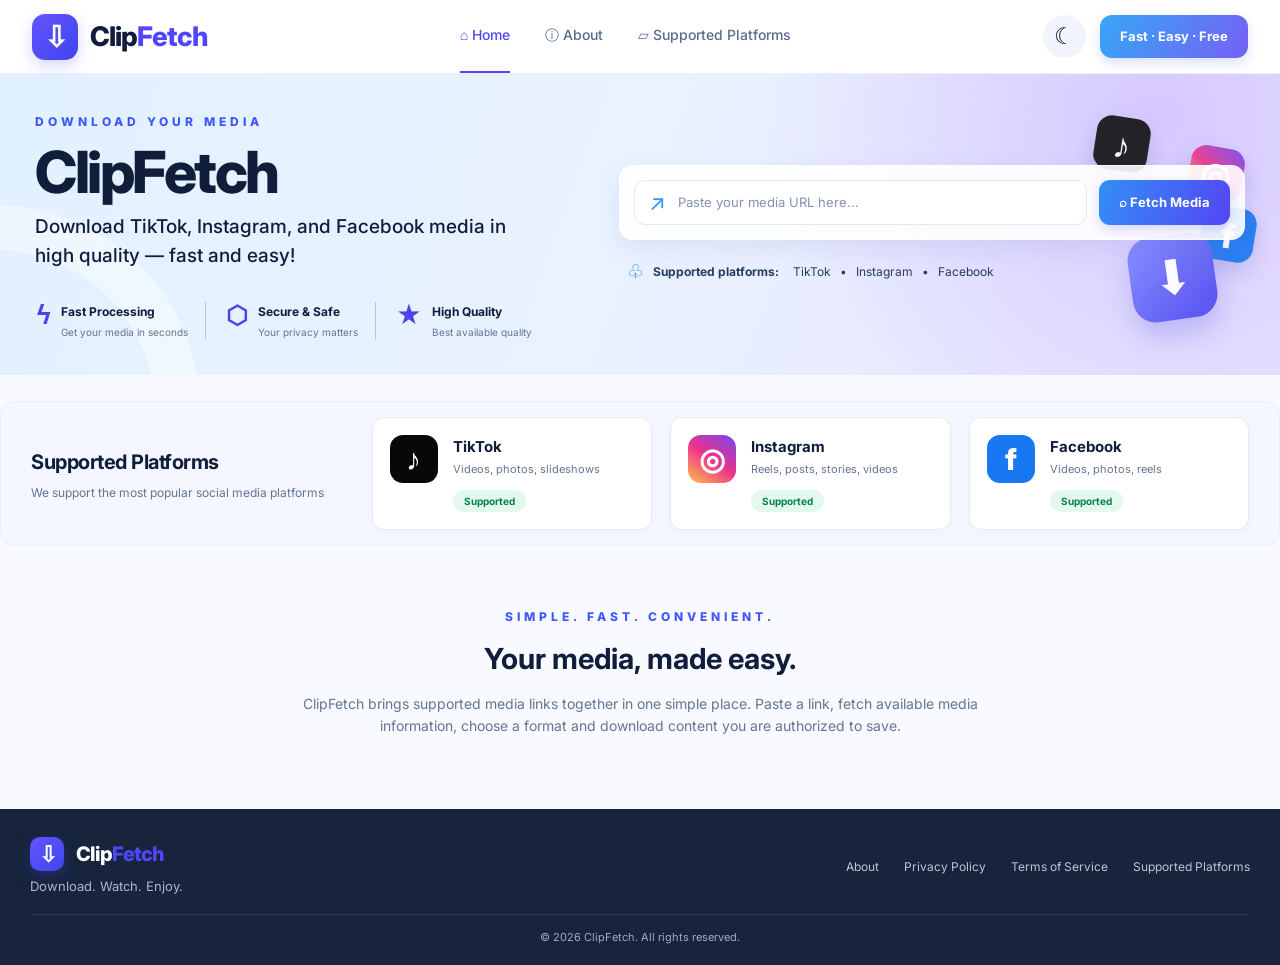
<file: frontend/index.html>
<!DOCTYPE html>
<html lang="en">
<head>
    <meta charset="UTF-8">
    <meta name="viewport" content="width=device-width, initial-scale=1.0">
    <meta name="description" content="ClipFetch - Download your media quickly and easily.">
    <title>ClipFetch - Download Your Media</title>

    <link rel="preconnect" href="https://fonts.googleapis.com">
    <link rel="preconnect" href="https://fonts.gstatic.com" crossorigin>
    <link href="https://fonts.googleapis.com/css2?family=Inter:wght@400;500;600;700;800&display=swap" rel="stylesheet">

    <link rel="stylesheet" href="css/style.css">
</head>
<body>

    <!-- Navigation -->
    <header class="navbar">
        <div class="nav-container">
            <a href="#" class="brand">
                <span class="brand-icon">⇩</span>
                <span>Clip<span>Fetch</span></span>
            </a>

            <nav class="nav-links">
                <a href="#home" class="active">⌂ Home</a>
                <a href="#about">ⓘ About</a>
                <a href="#platforms">▱ Supported Platforms</a>
            </nav>

            <div class="nav-actions">
                <button class="theme-toggle" id="themeToggle" type="button" aria-label="Toggle theme">☼</button>
                <a href="#home" class="nav-cta">Fast · Easy · Free</a>
            </div>
        </div>
    </header>

    <main>
        <!-- Hero Section -->
        <section class="hero" id="home">
            <div class="hero-container">

                <div class="hero-content">
                    <p class="eyebrow">DOWNLOAD YOUR MEDIA</p>
                    <h1>ClipFetch</h1>
                    <p class="hero-description">
                        Download TikTok, Instagram, and Facebook
                        media in high quality — fast and easy!
                    </p>

                    <div class="features">
                        <div class="feature">
                            <span class="feature-icon">ϟ</span>
                            <div>
                                <strong>Fast Processing</strong>
                                <small>Get your media in seconds</small>
                            </div>
                        </div>

                        <div class="feature">
                            <span class="feature-icon">⬡</span>
                            <div>
                                <strong>Secure &amp; Safe</strong>
                                <small>Your privacy matters</small>
                            </div>
                        </div>

                        <div class="feature">
                            <span class="feature-icon">★</span>
                            <div>
                                <strong>High Quality</strong>
                                <small>Best available quality</small>
                            </div>
                        </div>
                    </div>
                </div>

                <div class="hero-form-area">
                    <form class="url-form" id="fetchForm">
                        <div class="url-input-wrap">
                            <span class="link-icon">↗</span>
                            <input
                                type="url"
                                id="urlInput"
                                name="url"
                                placeholder="Paste your media URL here..."
                                autocomplete="url"
                                required
                            >
                        </div>
                        <button type="submit" class="primary-button" id="fetchBtn">
                            <span>⌕</span> Fetch Media
                        </button>
                    </form>

                    <p class="supported-note">
                        <span>♧</span>
                        <strong>Supported platforms:</strong>
                        <span>TikTok</span> •
                        <span>Instagram</span> •
                        <span>Facebook</span>
                    </p>

                    <p class="status-message" id="statusMessage" role="status" aria-live="polite"></p>
                </div>

                <div class="hero-decoration" aria-hidden="true">
                    <div class="floating-social tiktok">♪</div>
                    <div class="floating-social instagram">◎</div>
                    <div class="floating-social facebook">f</div>
                    <div class="floating-download">⬇</div>
                </div>

            </div>
        </section>

        <!-- Supported Platforms -->
        <section class="platform-section section-container" id="platforms">
            <div class="platform-intro">
                <h2>Supported Platforms</h2>
                <p>We support the most popular social media platforms</p>
            </div>

            <div class="platform-card">
                <div class="platform-icon tiktok">♪</div>
                <div>
                    <h3>TikTok</h3>
                    <p>Videos, photos, slideshows</p>
                    <span class="supported-badge">Supported</span>
                </div>
            </div>

            <div class="platform-card">
                <div class="platform-icon instagram">◎</div>
                <div>
                    <h3>Instagram</h3>
                    <p>Reels, posts, stories, videos</p>
                    <span class="supported-badge">Supported</span>
                </div>
            </div>

            <div class="platform-card">
                <div class="platform-icon facebook">f</div>
                <div>
                    <h3>Facebook</h3>
                    <p>Videos, photos, reels</p>
                    <span class="supported-badge">Supported</span>
                </div>
            </div>
        </section>

        <!-- Media Result -->
        <section class="result-section section-container" id="mediaResult" hidden>

            <div class="media-card">
                <div class="media-preview">
                    <div class="thumbnail-wrap">
                        <img id="thumbnail" alt="Media thumbnail" hidden>
                        <div class="preview-overlay">▶</div>
                    </div>
                </div>

                <div class="media-information">
                    <span class="media-found-badge">✓ Media found</span>
                    <h2 id="mediaTitle">Media title</h2>
                    <p id="mediaDescription">Your media information will appear here.</p>

                    <div class="media-details">
                        <div class="detail-row">
                            <span>◷ Duration</span>
                            <strong id="mediaDuration">--</strong>
                        </div>
                        <div class="detail-row">
                            <span>▱ Resolution</span>
                            <strong id="mediaResolution">--</strong>
                        </div>
                        <div class="detail-row">
                            <span>▣ Format</span>
                            <strong id="mediaFormat">--</strong>
                        </div>
                    </div>
                </div>
            </div>

            <div class="download-card">
                <h3>Choose Download Format</h3>

                <div class="format-options" id="formatOptions">
                    <label class="format-option">
                        <input type="radio" name="format_id" value="best" checked>
                        <span class="radio-circle"></span>
                        <span class="format-info">
                            <strong>Best Quality <small>(Recommended)</small></strong>
                            <small>Best available quality</small>
                        </span>
                        <span class="quality-tag">HD</span>
                    </label>

                </div>

                <button type="button" class="download-button" id="downloadBtn">
                    <span>⇩</span> Download Media
                </button>

                <p class="download-note">ⓘ Your download will start automatically.</p>
                <p class="status-message" id="downloadStatus" role="status" aria-live="polite"></p>
            </div>

        </section>

        <!-- About -->
        <section class="about-section section-container" id="about">
            <p class="eyebrow">SIMPLE. FAST. CONVENIENT.</p>
            <h2>Your media, made easy.</h2>
            <p>
                ClipFetch brings supported media links together in one simple
                place. Paste a link, fetch available media information, choose
                a format and download content you are authorized to save.
            </p>
        </section>
    </main>

    <!-- Footer -->
    <footer class="footer">
        <div class="footer-container">
            <div class="footer-brand">
                <a href="#" class="brand">
                    <span class="brand-icon">⇩</span>
                    <span>Clip<span>Fetch</span></span>
                </a>
                <p>Download. Watch. Enjoy.</p>
            </div>

            <div class="footer-links">
            <a href="#about">About</a>
            <a href="privacy.html">Privacy Policy</a>
            <a href="terms.html">Terms of Service</a>
            <a href="#platforms">Supported Platforms</a>
        </div>
            <p class="copyright">© 2026 ClipFetch. All rights reserved.</p>
        </div>
    </footer>

    <script src="js/config.js"></script>
    <script src="js/app.js"></script>
</body>
</html>
</file>
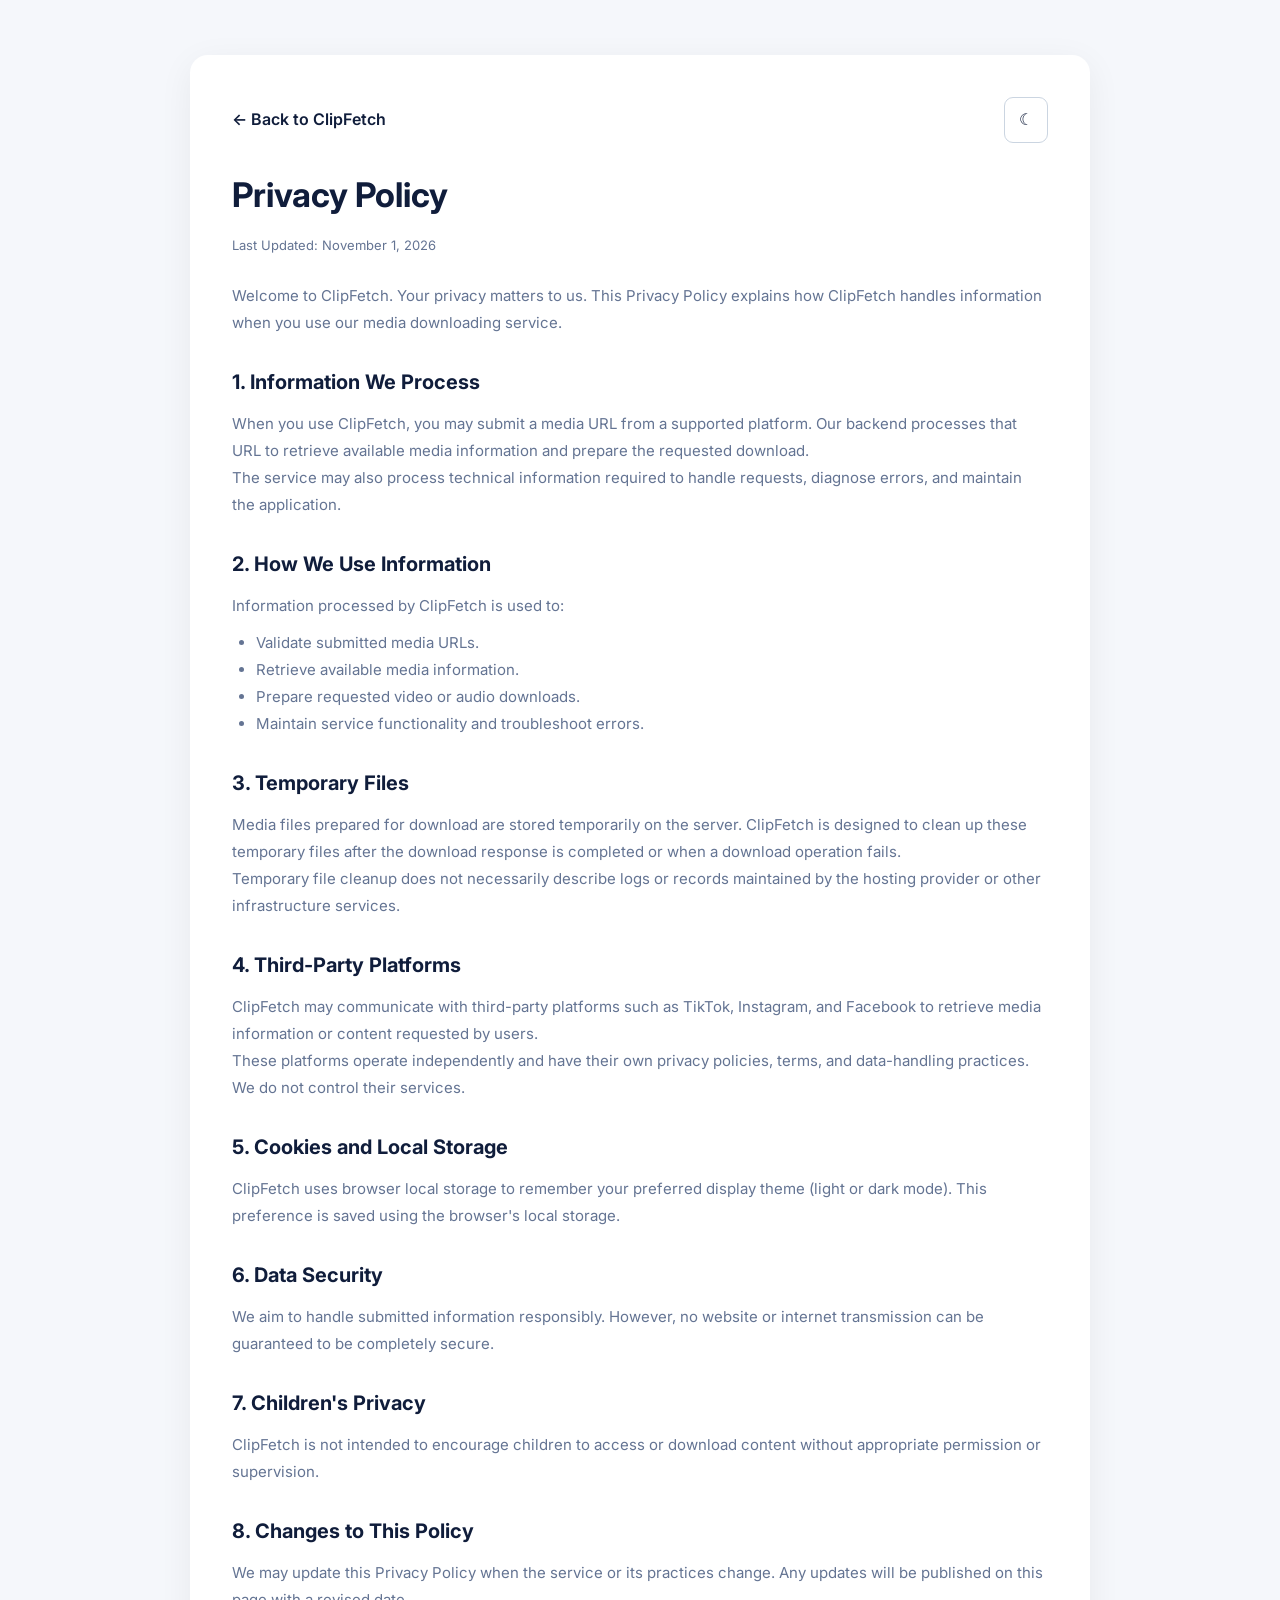
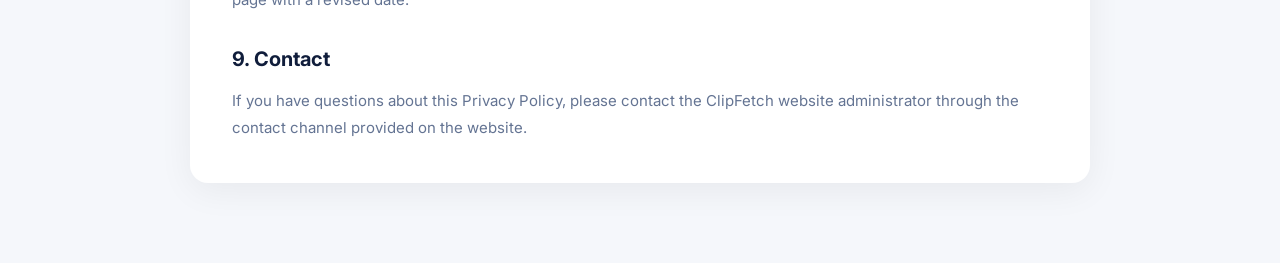
<file: frontend/privacy.html>
<!DOCTYPE html>
<html lang="en">
<head>
    <meta charset="UTF-8">
    <meta name="viewport" content="width=device-width, initial-scale=1.0">
    <meta name="description" content="Read the ClipFetch Privacy Policy to understand how submitted URLs and temporary media files are handled.">
    <title>Privacy Policy | ClipFetch</title>

    <link rel="preconnect" href="https://fonts.googleapis.com">
    <link rel="preconnect" href="https://fonts.gstatic.com" crossorigin>
    <link href="https://fonts.googleapis.com/css2?family=Inter:wght@400;500;600;700;800&display=swap" rel="stylesheet">

    <link rel="stylesheet" href="css/style.css">
    <style>
        .policy-page {
            min-height: 100vh;
            padding: 55px 20px 80px;
            background: var(--background, #f5f7fb);
        }

        .policy-container {
            max-width: 900px;
            margin: auto;
            padding: 42px;
            border-radius: 18px;
            background: var(--card-bg, #ffffff);
            color: var(--text, #17243c);
            box-shadow: 0 8px 35px rgba(0,0,0,.06);
        }

        .policy-container h1 {
            font-size: 34px;
            margin-bottom: 12px;
        }

        .policy-container h2 {
            font-size: 20px;
            margin: 30px 0 12px;
        }

        .policy-container p,
        .policy-container li {
            line-height: 1.8;
            color: var(--muted, #64748b);
            font-size: 15px;
        }

        .policy-container ul {
            padding-left: 24px;
            margin-top: 10px;
        }

        .policy-top {
            display: flex;
            justify-content: space-between;
            align-items: center;
            gap: 15px;
            margin-bottom: 25px;
        }

        .policy-top a {
            text-decoration: none;
            color: var(--text, #17243c);
            font-weight: 600;
        }

        .policy-top button {
            cursor: pointer;
            padding: 9px 14px;
            border: 1px solid #cbd5e1;
            border-radius: 9px;
            background: transparent;
            color: inherit;
        }

        .policy-date {
            font-size: 13px !important;
            margin-bottom: 25px;
        }

        body.dark-theme .policy-page {
            background: #0b1220;
        }

        body.dark-theme .policy-container {
            background: #17243c;
            color: #edf2ff;
        }

        body.dark-theme .policy-container p,
        body.dark-theme .policy-container li {
            color: #a8b5d0;
        }

        body.dark-theme .policy-top a {
            color: #edf2ff;
        }

        @media (max-width: 600px) {
            .policy-container {
                padding: 25px 20px;
            }

            .policy-container h1 {
                font-size: 27px;
            }
        }
    </style>
</head>

<body>
    <main class="policy-page">
        <div class="policy-container">

            <div class="policy-top">
                <a href="index.html">← Back to ClipFetch</a>
                <button id="themeToggle" type="button" aria-label="Toggle theme">☾</button>
            </div>

            <h1>Privacy Policy</h1>
            <p class="policy-date">Last Updated: November 1, 2026</p>

            <p>
                Welcome to ClipFetch. Your privacy matters to us.
                This Privacy Policy explains how ClipFetch handles
                information when you use our media downloading service.
            </p>

            <h2>1. Information We Process</h2>
            <p>
                When you use ClipFetch, you may submit a media URL
                from a supported platform. Our backend processes
                that URL to retrieve available media information
                and prepare the requested download.
            </p>
            <p>
                The service may also process technical information
                required to handle requests, diagnose errors, and
                maintain the application.
            </p>

            <h2>2. How We Use Information</h2>
            <p>Information processed by ClipFetch is used to:</p>
            <ul>
                <li>Validate submitted media URLs.</li>
                <li>Retrieve available media information.</li>
                <li>Prepare requested video or audio downloads.</li>
                <li>Maintain service functionality and troubleshoot errors.</li>
            </ul>

            <h2>3. Temporary Files</h2>
            <p>
                Media files prepared for download are stored temporarily
                on the server. ClipFetch is designed to clean up these
                temporary files after the download response is completed
                or when a download operation fails.
            </p>
            <p>
                Temporary file cleanup does not necessarily describe
                logs or records maintained by the hosting provider or
                other infrastructure services.
            </p>

            <h2>4. Third-Party Platforms</h2>
            <p>
                ClipFetch may communicate with third-party platforms
                such as TikTok, Instagram, and Facebook to retrieve
                media information or content requested by users.
            </p>
            <p>
                These platforms operate independently and have their
                own privacy policies, terms, and data-handling practices.
                We do not control their services.
            </p>

            <h2>5. Cookies and Local Storage</h2>
            <p>
                ClipFetch uses browser local storage to remember your
                preferred display theme (light or dark mode). This
                preference is saved using the browser's local storage.
            </p>

            <h2>6. Data Security</h2>
            <p>
                We aim to handle submitted information responsibly.
                However, no website or internet transmission can be
                guaranteed to be completely secure.
            </p>

            <h2>7. Children's Privacy</h2>
            <p>
                ClipFetch is not intended to encourage children to
                access or download content without appropriate
                permission or supervision.
            </p>

            <h2>8. Changes to This Policy</h2>
            <p>
                We may update this Privacy Policy when the service
                or its practices change. Any updates will be published
                on this page with a revised date.
            </p>

            <h2>9. Contact</h2>
            <p>
                If you have questions about this Privacy Policy,
                please contact the ClipFetch website administrator
                through the contact channel provided on the website.
            </p>

        </div>
    </main>

    <script>
        const themeToggle = document.getElementById("themeToggle");

        function updateTheme() {
            const isDark =
                document.body.classList.contains("dark-theme");

            themeToggle.textContent = isDark ? "☀" : "☾";
            themeToggle.setAttribute("aria-pressed", String(isDark));
        }

        if (localStorage.getItem("clipfetch-theme") === "dark") {
            document.body.classList.add("dark-theme");
        }

        updateTheme();

        themeToggle.addEventListener("click", () => {
            const isDark =
                document.body.classList.toggle("dark-theme");

            localStorage.setItem(
                "clipfetch-theme",
                isDark ? "dark" : "light"
            );

            updateTheme();
        });
    </script>
</body>
</html>
</file>
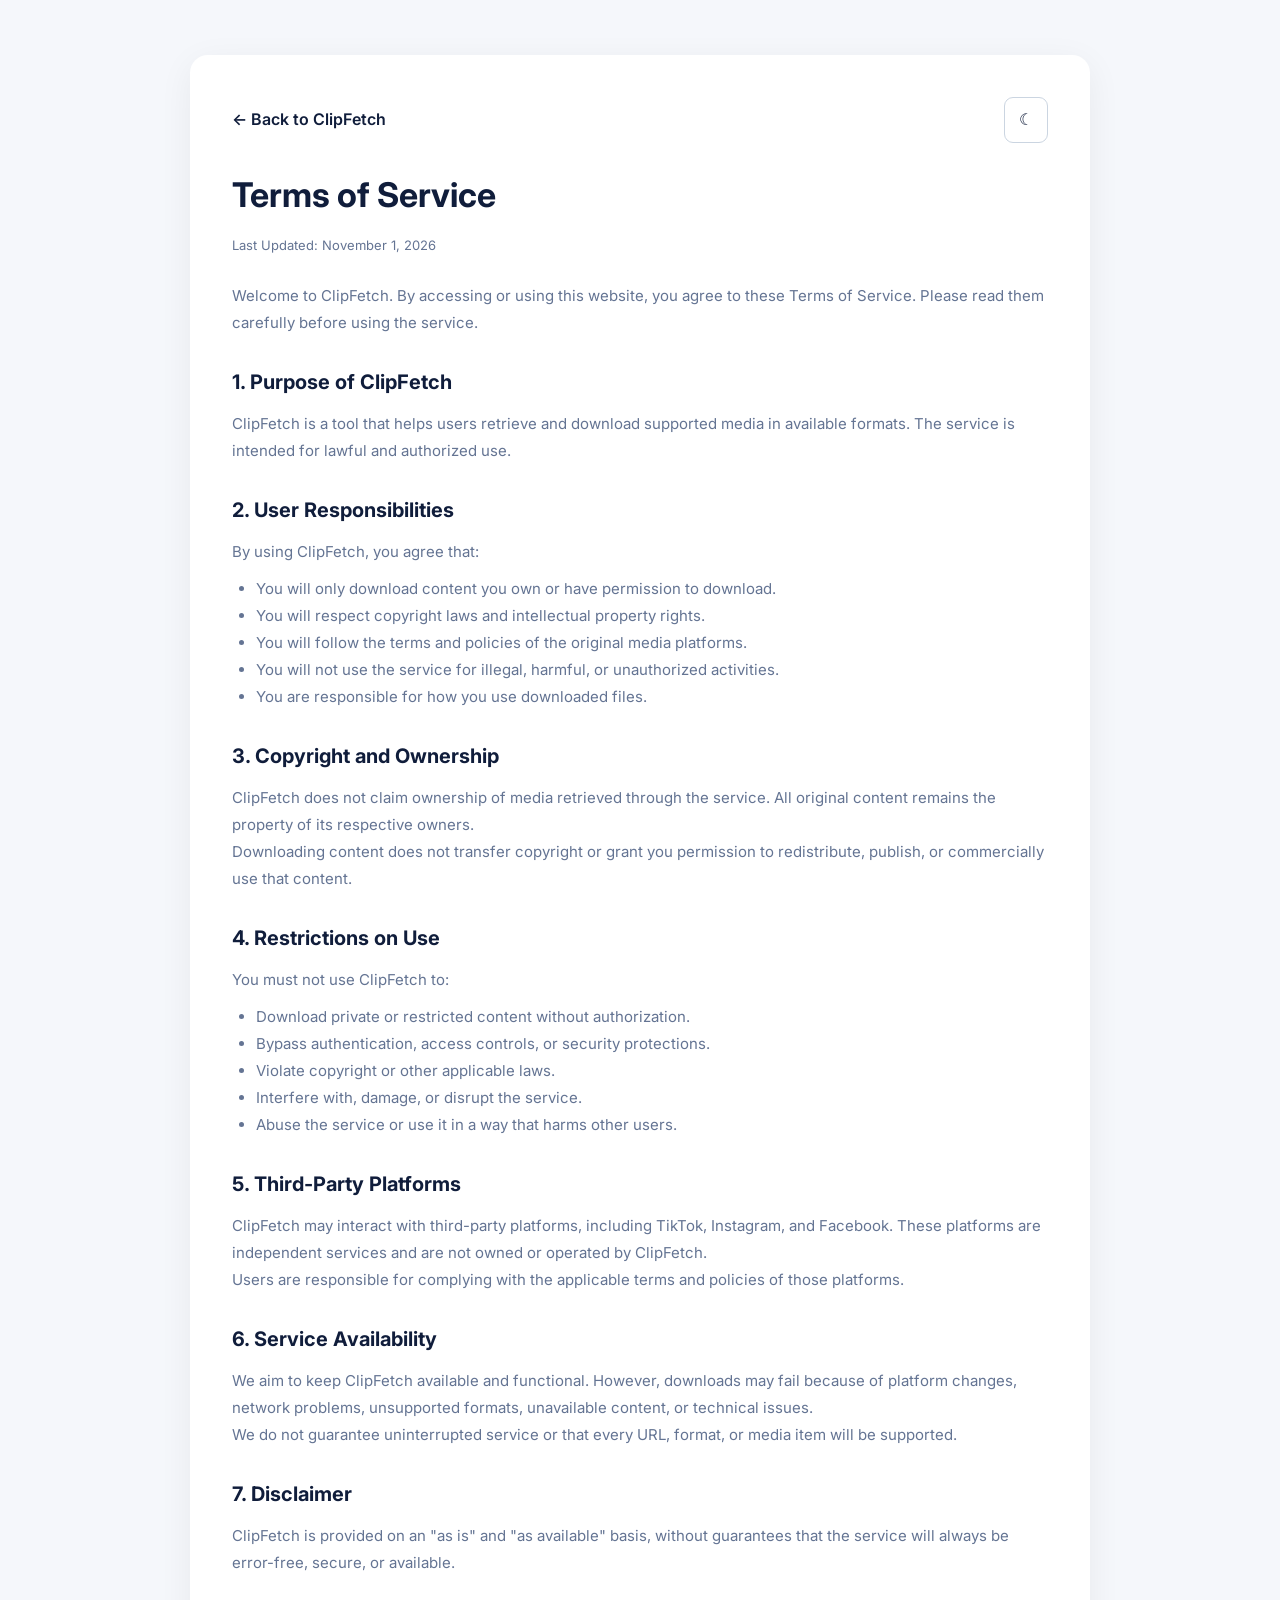
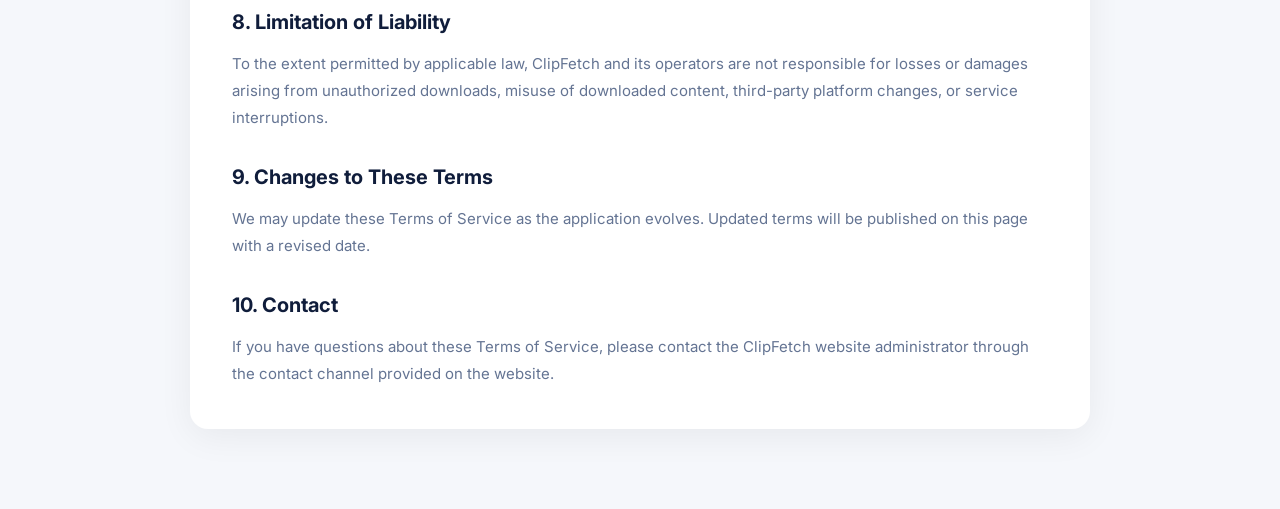
<file: frontend/terms.html>
<!DOCTYPE html>
<html lang="en">
<head>
    <meta charset="UTF-8">
    <meta name="viewport" content="width=device-width, initial-scale=1.0">
    <meta name="description" content="Read the ClipFetch Terms of Service before using our media downloading service.">
    <title>Terms of Service | ClipFetch</title>

    <link rel="preconnect" href="https://fonts.googleapis.com">
    <link rel="preconnect" href="https://fonts.gstatic.com" crossorigin>
    <link href="https://fonts.googleapis.com/css2?family=Inter:wght@400;500;600;700;800&display=swap" rel="stylesheet">

    <link rel="stylesheet" href="css/style.css">

    <style>
        .policy-page {
            min-height: 100vh;
            padding: 55px 20px 80px;
            background: var(--background, #f5f7fb);
        }

        .policy-container {
            max-width: 900px;
            margin: auto;
            padding: 42px;
            border-radius: 18px;
            background: var(--card-bg, #ffffff);
            color: var(--text, #17243c);
            box-shadow: 0 8px 35px rgba(0,0,0,.06);
        }

        .policy-container h1 {
            font-size: 34px;
            margin-bottom: 12px;
        }

        .policy-container h2 {
            font-size: 20px;
            margin: 30px 0 12px;
        }

        .policy-container p,
        .policy-container li {
            line-height: 1.8;
            color: var(--muted, #64748b);
            font-size: 15px;
        }

        .policy-container ul {
            padding-left: 24px;
            margin-top: 10px;
        }

        .policy-top {
            display: flex;
            justify-content: space-between;
            align-items: center;
            gap: 15px;
            margin-bottom: 25px;
        }

        .policy-top a {
            text-decoration: none;
            color: var(--text, #17243c);
            font-weight: 600;
        }

        .policy-top button {
            cursor: pointer;
            padding: 9px 14px;
            border: 1px solid #cbd5e1;
            border-radius: 9px;
            background: transparent;
            color: inherit;
        }

        .policy-date {
            font-size: 13px !important;
            margin-bottom: 25px;
        }

        body.dark-theme .policy-page {
            background: #0b1220;
        }

        body.dark-theme .policy-container {
            background: #17243c;
            color: #edf2ff;
        }

        body.dark-theme .policy-container p,
        body.dark-theme .policy-container li {
            color: #a8b5d0;
        }

        body.dark-theme .policy-top a {
            color: #edf2ff;
        }

        @media (max-width: 600px) {
            .policy-container {
                padding: 25px 20px;
            }

            .policy-container h1 {
                font-size: 27px;
            }
        }
    </style>
</head>

<body>
    <main class="policy-page">
        <div class="policy-container">

            <div class="policy-top">
                <a href="index.html">← Back to ClipFetch</a>
                <button id="themeToggle" type="button" aria-label="Toggle theme">☾</button>
            </div>

            <h1>Terms of Service</h1>
            <p class="policy-date">Last Updated: November 1, 2026</p>

            <p>
                Welcome to ClipFetch. By accessing or using this
                website, you agree to these Terms of Service.
                Please read them carefully before using the service.
            </p>

            <h2>1. Purpose of ClipFetch</h2>
            <p>
                ClipFetch is a tool that helps users retrieve and
                download supported media in available formats.
                The service is intended for lawful and authorized use.
            </p>

            <h2>2. User Responsibilities</h2>
            <p>By using ClipFetch, you agree that:</p>
            <ul>
                <li>You will only download content you own or have permission to download.</li>
                <li>You will respect copyright laws and intellectual property rights.</li>
                <li>You will follow the terms and policies of the original media platforms.</li>
                <li>You will not use the service for illegal, harmful, or unauthorized activities.</li>
                <li>You are responsible for how you use downloaded files.</li>
            </ul>

            <h2>3. Copyright and Ownership</h2>
            <p>
                ClipFetch does not claim ownership of media retrieved
                through the service. All original content remains the
                property of its respective owners.
            </p>
            <p>
                Downloading content does not transfer copyright or
                grant you permission to redistribute, publish, or
                commercially use that content.
            </p>

            <h2>4. Restrictions on Use</h2>
            <p>You must not use ClipFetch to:</p>
            <ul>
                <li>Download private or restricted content without authorization.</li>
                <li>Bypass authentication, access controls, or security protections.</li>
                <li>Violate copyright or other applicable laws.</li>
                <li>Interfere with, damage, or disrupt the service.</li>
                <li>Abuse the service or use it in a way that harms other users.</li>
            </ul>

            <h2>5. Third-Party Platforms</h2>
            <p>
                ClipFetch may interact with third-party platforms,
                including TikTok, Instagram, and Facebook.
                These platforms are independent services and are
                not owned or operated by ClipFetch.
            </p>
            <p>
                Users are responsible for complying with the applicable
                terms and policies of those platforms.
            </p>

            <h2>6. Service Availability</h2>
            <p>
                We aim to keep ClipFetch available and functional.
                However, downloads may fail because of platform
                changes, network problems, unsupported formats,
                unavailable content, or technical issues.
            </p>
            <p>
                We do not guarantee uninterrupted service or that
                every URL, format, or media item will be supported.
            </p>

            <h2>7. Disclaimer</h2>
            <p>
                ClipFetch is provided on an "as is" and "as available"
                basis, without guarantees that the service will
                always be error-free, secure, or available.
            </p>

            <h2>8. Limitation of Liability</h2>
            <p>
                To the extent permitted by applicable law, ClipFetch
                and its operators are not responsible for losses or
                damages arising from unauthorized downloads,
                misuse of downloaded content, third-party platform
                changes, or service interruptions.
            </p>

            <h2>9. Changes to These Terms</h2>
            <p>
                We may update these Terms of Service as the application
                evolves. Updated terms will be published on this page
                with a revised date.
            </p>

            <h2>10. Contact</h2>
            <p>
                If you have questions about these Terms of Service,
                please contact the ClipFetch website administrator
                through the contact channel provided on the website.
            </p>

        </div>
    </main>

    <script>
        const themeToggle = document.getElementById("themeToggle");

        function updateTheme() {
            const isDark =
                document.body.classList.contains("dark-theme");

            themeToggle.textContent = isDark ? "☀" : "☾";
            themeToggle.setAttribute("aria-pressed", String(isDark));
        }

        if (localStorage.getItem("clipfetch-theme") === "dark") {
            document.body.classList.add("dark-theme");
        }

        updateTheme();

        themeToggle.addEventListener("click", () => {
            const isDark =
                document.body.classList.toggle("dark-theme");

            localStorage.setItem(
                "clipfetch-theme",
                isDark ? "dark" : "light"
            );

            updateTheme();
        });
    </script>
</body>
</html>
</file>
<file: frontend/css/style.css>
/* =========================================
   CLIPFETCH - MODERN UI
   ========================================= */

:root {
    --primary: #5145ff;
    --primary-dark: #3932d9;
    --blue: #2697f5;
    --text: #101d3b;
    --muted: #647493;
    --border: #e3eafb;
    --surface: #ffffff;
    --page: #f8faff;
    --hero-start: #e2f1ff;
    --hero-end: #e9e5ff;
    --shadow: 0 8px 28px rgba(40, 72, 140, 0.07);
}

* {
    margin: 0;
    padding: 0;
    box-sizing: border-box;
}

html {
    scroll-behavior: smooth;
}

body {
    font-family: "Inter", sans-serif;
    color: var(--text);
    background: var(--page);
    line-height: 1.6;
}

button,
input {
    font: inherit;
}

button,
a {
    -webkit-tap-highlight-color: transparent;
}

a {
    text-decoration: none;
    color: inherit;
}

/* NAVBAR */

.navbar {
    height: 74px;
    background: rgba(255, 255, 255, 0.96);
    border-bottom: 1px solid #edf0fa;
    position: sticky;
    top: 0;
    z-index: 100;
}

.nav-container {
    max-width: 1380px;
    height: 100%;
    padding: 0 32px;
    margin: auto;
    display: flex;
    align-items: center;
    justify-content: space-between;
    gap: 25px;
}

.brand {
    display: inline-flex;
    align-items: center;
    gap: 12px;
    font-size: 27px;
    font-weight: 800;
    letter-spacing: -1px;
    white-space: nowrap;
}

.brand > span:last-child > span {
    color: var(--primary);
}

.brand-icon {
    width: 46px;
    height: 46px;
    border-radius: 13px;
    display: grid;
    place-items: center;
    color: white;
    font-size: 29px;
    background: linear-gradient(135deg, #6554ff, #3d45ed);
    box-shadow: 0 6px 15px rgba(81, 69, 255, 0.22);
}

.nav-links {
    display: flex;
    align-items: center;
    gap: 35px;
    height: 100%;
}

.nav-links a {
    height: 100%;
    display: flex;
    align-items: center;
    color: #596b8d;
    font-size: 14px;
    font-weight: 500;
    border-bottom: 2px solid transparent;
    transition: 0.2s;
}

.nav-links a:hover,
.nav-links a.active {
    color: var(--primary);
    border-bottom-color: var(--primary);
}

.nav-actions {
    display: flex;
    align-items: center;
    gap: 14px;
}

.theme-toggle {
    border: 0;
    background: #f1f4fc;
    color: var(--text);
    width: 43px;
    height: 43px;
    border-radius: 50%;
    font-size: 23px;
    cursor: pointer;
}

.nav-cta {
    background: linear-gradient(120deg, #36a7f5, #7560f6);
    color: white;
    padding: 11px 20px;
    border-radius: 12px;
    font-size: 13px;
    font-weight: 700;
    box-shadow: 0 5px 12px rgba(74, 111, 240, 0.2);
}

/* HERO */

.hero {
    position: relative;
    overflow: hidden;
    background:
        radial-gradient(circle at 90% 15%, rgba(191, 165, 255, 0.48), transparent 33%),
        linear-gradient(110deg, var(--hero-start), #e9f2ff 48%, var(--hero-end));
}

.hero::before {
    content: "";
    position: absolute;
    width: 320px;
    height: 320px;
    left: -210px;
    bottom: -240px;
    border-radius: 50%;
    border: 45px solid rgba(255, 255, 255, 0.38);
}

.hero-container {
    max-width: 1380px;
    min-height: 300px;
    margin: auto;
    padding: 38px 35px 35px;
    display: grid;
    grid-template-columns: 1fr 1.15fr;
    align-items: center;
    gap: 40px;
    position: relative;
}

.hero-content {
    position: relative;
    z-index: 2;
}

.eyebrow {
    color: #4057ff;
    font-size: 12px;
    font-weight: 800;
    letter-spacing: 4px;
    margin-bottom: 10px;
}

.hero h1 {
    font-size: clamp(43px, 5vw, 58px);
    line-height: 1.1;
    letter-spacing: -2.5px;
    font-weight: 800;
    margin-bottom: 7px;
}

.hero-description {
    max-width: 510px;
    font-size: 19px;
    line-height: 1.55;
    font-weight: 500;
}

.features {
    display: flex;
    gap: 20px;
    margin-top: 31px;
}

.feature {
    display: flex;
    align-items: flex-start;
    gap: 10px;
    padding-right: 17px;
    border-right: 1px solid rgba(90, 116, 170, 0.35);
}

.feature:last-child {
    border-right: 0;
    padding-right: 0;
}

.feature-icon {
    font-size: 25px;
    line-height: 1.1;
    color: #4c43e9;
    font-weight: 800;
}

.feature strong,
.feature small {
    display: block;
}

.feature strong {
    font-size: 12px;
    white-space: nowrap;
}

.feature small {
    font-size: 10px;
    color: var(--muted);
    margin-top: 3px;
    white-space: nowrap;
}

.hero-form-area {
    position: relative;
    z-index: 3;
}

.url-form {
    display: flex;
    align-items: center;
    gap: 12px;
    padding: 14px;
    background: rgba(255, 255, 255, 0.9);
    border: 1px solid rgba(255, 255, 255, 0.8);
    border-radius: 14px;
    box-shadow: 0 8px 25px rgba(65, 93, 155, 0.1);
}

.url-input-wrap {
    flex: 1;
    display: flex;
    align-items: center;
    gap: 12px;
    height: 45px;
    padding: 0 14px;
    border: 1px solid #e1e8f8;
    border-radius: 11px;
    background: white;
    min-width: 0;
}

.link-icon {
    color: #3196ff;
    font-size: 22px;
}

.url-input-wrap input {
    width: 100%;
    min-width: 0;
    border: 0;
    outline: 0;
    color: var(--text);
    font-size: 13px;
    background: transparent;
}

.url-input-wrap input::placeholder {
    color: #8493b1;
}

.primary-button {
    height: 45px;
    padding: 0 20px;
    border: 0;
    border-radius: 11px;
    color: white;
    background: linear-gradient(110deg, #328ff5, #5545f5);
    font-weight: 700;
    font-size: 13px;
    white-space: nowrap;
    cursor: pointer;
    box-shadow: 0 5px 12px rgba(68, 82, 235, 0.2);
    transition: 0.2s;
}

.primary-button:hover,
.download-button:hover {
    transform: translateY(-2px);
    filter: brightness(1.05);
}

.primary-button:disabled,
.download-button:disabled {
    opacity: 0.65;
    cursor: not-allowed;
    transform: none;
}

.supported-note {
    display: flex;
    align-items: center;
    flex-wrap: wrap;
    gap: 9px;
    margin: 17px 8px 0;
    font-size: 12px;
    color: #253b63;
}

.supported-note > span:first-child {
    color: #347ff4;
    font-size: 19px;
}

.supported-note strong {
    margin-right: 5px;
}

.status-message {
    min-height: 20px;
    margin-top: 10px;
    color: #425b8b;
    font-size: 13px;
    overflow-wrap: anywhere;
    font-weight: 500;
}

/* SUCCESS MESSAGE */
.status-message.success {
    color: #16a34a;
    font-weight: 700;
}

/* ERROR MESSAGE */
.status-message.error {
    color: #dc2626;
    font-weight: 700;
}
.hero-decoration {
    position: absolute;
    right: 25px;
    top: 18px;
    width: 160px;
    height: 240px;
    pointer-events: none;
    opacity: 0.9;
}

.floating-social {
    position: absolute;
    display: grid;
    place-items: center;
    width: 54px;
    height: 54px;
    border-radius: 15px;
    color: white;
    font-size: 35px;
    font-weight: 800;
    box-shadow: 0 10px 20px rgba(44, 63, 150, 0.2);
}

.floating-social.tiktok {
    background: #111;
    top: 25px;
    left: 0;
    transform: rotate(9deg);
}

.floating-social.instagram {
    background: linear-gradient(35deg, #ffbd46, #ed348e, #7049ef);
    top: 55px;
    right: 12px;
    transform: rotate(10deg);
}

.floating-social.facebook {
    background: #1877f2;
    top: 115px;
    right: 0;
    transform: rotate(9deg);
}

.floating-download {
    position: absolute;
    width: 85px;
    height: 85px;
    left: 35px;
    bottom: 12px;
    display: grid;
    place-items: center;
    border-radius: 23px;
    color: white;
    font-size: 48px;
    background: linear-gradient(140deg, #7e8bff, #4842f0);
    box-shadow: 0 15px 25px rgba(70, 76, 220, 0.25);
    transform: rotate(-8deg);
}

/* SHARED SECTION */

.section-container {
    max-width: 1380px;
    margin: 26px auto;
    padding-left: 30px;
    padding-right: 30px;
}

/* PLATFORM CARDS */

.platform-section {
    display: grid;
    grid-template-columns: 1.15fr 1fr 1fr 1fr;
    gap: 18px;
    align-items: center;
    padding-top: 15px;
    padding-bottom: 15px;
    background: #f4f7ff;
    border: 1px solid #e7edfb;
    border-radius: 15px;
}

.platform-intro h2 {
    font-size: 20px;
    letter-spacing: -0.5px;
    margin-bottom: 5px;
}

.platform-intro p {
    color: var(--muted);
    font-size: 12px;
}

.platform-card {
    min-height: 110px;
    padding: 17px;
    display: flex;
    align-items: flex-start;
    gap: 15px;
    background: white;
    border: 1px solid var(--border);
    border-radius: 12px;
    box-shadow: 0 3px 10px rgba(30, 60, 120, 0.025);
    transition: 0.2s;
}

.platform-card:hover {
    transform: translateY(-3px);
    box-shadow: var(--shadow);
}

.platform-icon {
    flex: 0 0 48px;
    width: 48px;
    height: 48px;
    display: grid;
    place-items: center;
    color: white;
    border-radius: 13px;
    font-size: 30px;
    font-weight: 800;
}

.tiktok {
    background: #080808;
}

.instagram {
    background: linear-gradient(35deg, #ffc04b, #ed328c, #7049ed);
}

.facebook {
    background: #1877f2;
}

.platform-card h3 {
    font-size: 15px;
    margin-bottom: 2px;
}

.platform-card p {
    color: var(--muted);
    font-size: 11px;
    margin-bottom: 8px;
}

.supported-badge,
.media-found-badge {
    display: inline-block;
    background: #e4f9ee;
    color: #07834a;
    border-radius: 30px;
    padding: 3px 11px;
    font-size: 10px;
    font-weight: 700;
}

/* MEDIA RESULT */

.result-section {
    display: grid;
    grid-template-columns: 1fr 1fr;
    gap: 18px;
    align-items: stretch;
}

.result-section[hidden] {
    display: none;
}

.media-card,
.download-card {
    background: var(--surface);
    border: 1px solid var(--border);
    border-radius: 13px;
    padding: 18px;
    box-shadow: 0 4px 15px rgba(30, 60, 120, 0.035);
}

.media-card {
    display: grid;
    grid-template-columns: minmax(150px, 42%) 1fr;
    gap: 20px;
}

.thumbnail-wrap {
    height: 100%;
    min-height: 250px;
    position: relative;
    overflow: hidden;
    border-radius: 9px;
    background: linear-gradient(135deg, #d9e7fa, #9bb7d5);
}

.thumbnail-wrap img {
    width: 100%;
    height: 100%;
    min-height: 250px;
    display: block;
    object-fit: cover;
}

.preview-overlay {
    position: absolute;
    left: 50%;
    top: 50%;
    transform: translate(-50%, -50%);
    width: 52px;
    height: 52px;
    display: grid;
    place-items: center;
    color: white;
    font-size: 23px;
    background: rgba(0, 0, 0, 0.5);
    border: 2px solid white;
    border-radius: 50%;
}

.media-information {
    min-width: 0;
}

.media-information h2 {
    font-size: 19px;
    margin: 12px 0 5px;
    overflow-wrap: anywhere;
}

.media-information > p {
    color: var(--muted);
    font-size: 12px;
}

.media-details {
    border-top: 1px solid #edf0f7;
    margin-top: 15px;
    padding-top: 10px;
}

.detail-row {
    display: flex;
    justify-content: space-between;
    gap: 10px;
    padding: 7px 0;
    font-size: 12px;
}

.detail-row span {
    color: var(--muted);
}

.detail-row strong {
    text-align: right;
    font-size: 12px;
}

/* FORMAT OPTIONS */

.download-card h3 {
    font-size: 15px;
    margin-bottom: 13px;
}

.format-options {
    display: grid;
    gap: 7px;
}

.format-option {
    display: flex;
    align-items: center;
    gap: 12px;
    min-height: 59px;
    padding: 10px 13px;
    border: 1px solid #e8edf8;
    border-radius: 10px;
    cursor: pointer;
    transition: 0.2s;
}

.format-option:hover {
    border-color: #aab5ff;
    background: #f8f9ff;
}

.format-option:has(input:checked) {
    border-color: #cbd2ff;
    background: #f4f6ff;
}

.format-option input {
    position: absolute;
    opacity: 0;
    pointer-events: none;
}

.radio-circle {
    flex: 0 0 19px;
    width: 19px;
    height: 19px;
    border: 2px solid #aab8d2;
    border-radius: 50%;
    position: relative;
}

.format-option input:checked + .radio-circle {
    border-color: #3f49d9;
}

.format-option input:checked + .radio-circle::after {
    content: "";
    position: absolute;
    inset: 4px;
    border-radius: 50%;
    background: #3f49d9;
}

.format-info {
    flex: 1;
    display: grid;
    gap: 2px;
}

.format-info strong {
    font-size: 12px;
    font-weight: 600;
}

.format-info small {
    font-size: 11px;
    color: var(--muted);
    font-weight: 400;
}

.quality-tag {
    background: #e9edff;
    color: #4848d8;
    padding: 3px 9px;
    border-radius: 20px;
    font-size: 10px;
    font-weight: 800;
}

.download-button {
    width: 100%;
    min-height: 43px;
    margin-top: 13px;
    border: 0;
    border-radius: 10px;
    color: white;
    background: linear-gradient(110deg, #3194f5, #6544f5);
    font-size: 14px;
    font-weight: 700;
    cursor: pointer;
    box-shadow: 0 5px 12px rgba(68, 82, 235, 0.18);
    transition: 0.2s;
}

.download-button span {
    font-size: 19px;
    margin-right: 7px;
}

.download-note {
    color: #8292b2;
    font-size: 11px;
    margin-top: 10px;
}

/* ABOUT */

.about-section {
    text-align: center;
    max-width: 800px;
    padding-top: 35px;
    padding-bottom: 45px;
}

.about-section h2 {
    font-size: 29px;
    margin-bottom: 10px;
}

.about-section > p:last-child {
    color: var(--muted);
    font-size: 14px;
}

/* FOOTER */

.footer {
    background: #17243c;
    color: white;
    padding: 28px 30px 18px;
}

.footer-container {
    max-width: 1320px;
    margin: auto;
    display: grid;
    grid-template-columns: 1fr 2fr;
    gap: 18px;
    align-items: center;
}

.footer .brand {
    font-size: 20px;
}

.footer .brand-icon {
    width: 34px;
    height: 34px;
    border-radius: 10px;
    font-size: 22px;
}

.footer-brand p {
    color: #aab7ce;
    font-size: 13px;
    margin-top: 5px;
}

.footer-links {
    display: flex;
    justify-content: flex-end;
    flex-wrap: wrap;
    gap: 25px;
}

.footer-links a {
    color: #bac5d8;
    font-size: 12px;
    transition: 0.2s;
}

.footer-links a:hover {
    color: white;
}

.copyright {
    grid-column: 1 / -1;
    border-top: 1px solid rgba(255, 255, 255, 0.1);
    padding-top: 14px;
    text-align: center;
    color: #9eabc2;
    font-size: 11px;
}

/* RESPONSIVE DESIGN */

@media (max-width: 1050px) {
    .hero-decoration {
        opacity: 0.3;
    }

    .platform-section {
        grid-template-columns: 1fr 1fr;
    }

    .platform-intro {
        grid-column: 1 / -1;
    }

    .hero-container {
        gap: 25px;
    }

    .features {
        flex-wrap: wrap;
    }
}

@media (max-width: 760px) {
    .navbar {
        height: auto;
    }

    .nav-container {
        min-height: 68px;
        padding: 10px 18px;
        flex-wrap: wrap;
    }

    .brand {
        font-size: 23px;
    }

    .brand-icon {
        width: 40px;
        height: 40px;
    }

    .nav-links {
        order: 3;
        width: 100%;
        height: 40px;
        justify-content: center;
        gap: 22px;
        overflow-x: auto;
    }

    .nav-links a {
        white-space: nowrap;
        font-size: 12px;
    }

    .nav-cta {
        display: none;
    }

    .hero-container {
        grid-template-columns: 1fr;
        padding: 38px 20px 25px;
        gap: 25px;
    }

    .hero h1 {
        font-size: 46px;
    }

    .hero-description {
        font-size: 16px;
    }

    .features {
        gap: 12px;
        margin-top: 22px;
    }

    .feature {
        padding-right: 10px;
    }

    .feature strong {
        font-size: 10px;
    }

    .feature small {
        font-size: 9px;
    }

    .hero-decoration {
        display: none;
    }

    .url-form {
        padding: 9px;
        gap: 7px;
    }

    .primary-button {
        padding: 0 12px;
        font-size: 11px;
    }

    .supported-note {
        font-size: 10px;
        margin-left: 0;
    }

    .section-container {
        margin: 18px auto;
        padding-left: 16px;
        padding-right: 16px;
    }

    .platform-section {
        grid-template-columns: 1fr;
        gap: 12px;
        padding: 17px;
    }

    .platform-intro {
        grid-column: auto;
        margin-bottom: 4px;
    }

    .platform-card {
        min-height: 90px;
    }

    .result-section {
        grid-template-columns: 1fr;
    }

    .media-card {
        grid-template-columns: 1fr;
    }

    .thumbnail-wrap,
    .thumbnail-wrap img {
        min-height: 220px;
        max-height: 300px;
    }

    .footer-container {
        grid-template-columns: 1fr;
        text-align: center;
    }

    .footer-brand {
        display: flex;
        flex-direction: column;
        align-items: center;
    }

    .footer-links {
        justify-content: center;
        gap: 15px;
    }

    .copyright {
        grid-column: auto;
    }
}

@media (max-width: 420px) {
    .nav-container {
        gap: 10px;
    }

    .nav-links {
        justify-content: flex-start;
    }

    .theme-toggle {
        width: 37px;
        height: 37px;
    }

    .url-form {
        flex-direction: column;
        align-items: stretch;
    }

    .url-input-wrap {
        width: 100%;
    }

    .primary-button {
        width: 100%;
    }

    .features {
        justify-content: space-between;
    }

    .feature {
        gap: 5px;
    }

    .feature-icon {
        font-size: 19px;
    }

    .feature strong {
        white-space: normal;
    }
}

/* OPTIONAL DARK THEME */

/* ========================================
   CLIPFETCH - COMPLETE DARK THEME
======================================== */

body.dark-theme {
    --text: #f1f5ff;
    --muted: #b5c1d5;
    --border: #3b4a63;
    --surface: #202d45;
    --page: #111b2e;
    --hero-start: #243754;
    --hero-end: #30294d;

    background: var(--page);
    color: var(--text);
}

/* Main page */
body.dark-theme,
body.dark-theme main {
    background-color: var(--page);
    color: var(--text);
}

/* Headings */
body.dark-theme h1,
body.dark-theme h2,
body.dark-theme h3,
body.dark-theme h4,
body.dark-theme h5,
body.dark-theme strong,
body.dark-theme label {
    color: var(--text);
}

/* Paragraphs and descriptions */
body.dark-theme p,
body.dark-theme small,
body.dark-theme .muted,
body.dark-theme .description,
body.dark-theme .subtitle,
body.dark-theme .supported-note,
body.dark-theme .about-section > p:last-child {
    color: var(--muted);
}

/* Navbar */
body.dark-theme .navbar {
    background: #202d45;
    border-color: var(--border);
}

body.dark-theme .navbar a,
body.dark-theme .nav-links a {
    color: #e2eaff;
}

body.dark-theme .navbar a:hover,
body.dark-theme .nav-links a:hover {
    color: #93a9ff;
}

/* Hero section */
body.dark-theme .hero {
    background: linear-gradient(
        135deg,
        var(--hero-start),
        var(--hero-end)
    );
    color: var(--text);
}

body.dark-theme .hero h1,
body.dark-theme .hero h2 {
    color: #ffffff;
}

body.dark-theme .hero p {
    color: #d0daee;
}

/* Cards */
body.dark-theme .platform-card,
body.dark-theme .media-card,
body.dark-theme .download-card,
body.dark-theme .url-form,
body.dark-theme .url-input-wrap {
    background: var(--surface);
    border-color: var(--border);
    color: var(--text);
}

/* Platform section */
body.dark-theme .platform-section {
    background: #19263d;
    border-color: var(--border);
    color: var(--text);
}

/* URL input */
body.dark-theme input,
body.dark-theme textarea,
body.dark-theme select,
body.dark-theme .url-input-wrap input {
    background: #17243a;
    color: #f1f5ff;
    border-color: #465773;
}

body.dark-theme input::placeholder,
body.dark-theme textarea::placeholder {
    color: #94a3bb;
    opacity: 1;
}

body.dark-theme input:focus,
body.dark-theme textarea:focus,
body.dark-theme select:focus {
    border-color: #8298ff;
    outline-color: #8298ff;
}

/* Format selection */
body.dark-theme .format-option {
    background: #263550;
    border-color: #40506c;
    color: var(--text);
}

body.dark-theme .format-option:hover {
    background: #303d5a;
    border-color: #8298ff;
}

body.dark-theme .format-option:has(input:checked) {
    background: #303d64;
    border-color: #8298ff;
}

body.dark-theme .format-option span,
body.dark-theme .format-option strong {
    color: #edf2ff;
}

/* Buttons */
body.dark-theme button {
    color: #f1f5ff;
}

body.dark-theme .theme-toggle {
    background: #35435f;
    color: #ffffff;
    border-color: #536582;
}

body.dark-theme .theme-toggle:hover {
    background: #465878;
}

/* Media information */
body.dark-theme .media-details {
    border-color: var(--border);
}

body.dark-theme .format-info strong,
body.dark-theme .media-information h2,
body.dark-theme .detail-row strong,
body.dark-theme .download-card h3 {
    color: var(--text);
}

body.dark-theme .media-information p,
body.dark-theme .detail-row,
body.dark-theme .media-details p {
    color: var(--muted);
}

/* Badges */
body.dark-theme .supported-badge,
body.dark-theme .media-found-badge {
    background: #174b3b;
    color: #8df0bd;
}

/* Features */
body.dark-theme .features,
body.dark-theme .feature {
    color: var(--text);
}

body.dark-theme .feature p,
body.dark-theme .feature span {
    color: var(--muted);
}

body.dark-theme .feature strong {
    color: var(--text);
}

/* About section */
body.dark-theme .about-section {
    color: var(--text);
}

body.dark-theme .about-section h2,
body.dark-theme .about-section h3 {
    color: #ffffff;
}

/* Footer */
body.dark-theme footer {
    background: #17243a;
    border-color: var(--border);
    color: var(--muted);
}

body.dark-theme footer p,
body.dark-theme footer a {
    color: var(--muted);
}

body.dark-theme footer a:hover {
    color: #93a9ff;
}

/* Links */
body.dark-theme a {
    color: #9db2ff;
}

body.dark-theme a:hover {
    color: #c1ceff;
}

/* Icons */
body.dark-theme svg {
    color: inherit;
}

/* Horizontal lines */
body.dark-theme hr {
    border-color: var(--border);
}

/* Selection */
body.dark-theme ::selection {
    background: #5369a8;
    color: #ffffff;
}

/* Scrollbar */
body.dark-theme {
    scrollbar-color: #52627d #17243a;
}
/* DARK MODE - MEDIA TYPE VISIBILITY FIX */

body.dark-theme .format-option,
body.dark-theme .format-option label {
    color: #f1f5ff !important;
}

body.dark-theme .format-option span,
body.dark-theme .format-option strong,
body.dark-theme .format-option small {
    color: #e2eaff !important;
}

body.dark-theme .format-option p {
    color: #b5c1d5 !important;
}

body.dark-theme .format-option input {
    accent-color: #8298ff;
}

body.dark-theme .format-option:has(input:checked) {
    background: #303d64;
    border-color: #8298ff;
}

body.dark-theme .format-option:has(input:checked) * {
    color: #ffffff !important;
}
/* FIX: DARK MODE QUALITY BADGE TEXT VISIBILITY */

body.dark-theme .format-option .quality-tag {
    background: #e8edff;
    color: #3036a8 !important;
}

/* Keep badge readable even when format is selected */
body.dark-theme .format-option:has(input:checked) .quality-tag {
    background: #e8edff;
    color: #3036a8 !important;
}
/* FIX: Status message colors in dark theme */

body.dark-theme p.status-message.success {
    color: #22c55e;
    font-weight: 700;
}

body.dark-theme p.status-message.error {
    color: #ef4444;
    font-weight: 700;
}
/* ========================================
   CLIPFETCH MOBILE LAYOUT IMPROVEMENTS
======================================== */

@media (max-width: 768px) {

    /* Hide hero feature items on mobile */
    .features {
        display: none !important;
    }

    /* Reorder main sections on mobile */
    main {
        display: flex;
        flex-direction: column;
    }

    #home {
        order: 1;
        width: 100%;
    }

    /* Show media result immediately after hero */
    #mediaResult {
        order: 2;
        width: 100%;
        margin-top: 15px;
    }

    /* Keep supported platforms below media result */
    #platforms {
        order: 3;
        width: 100%;
    }

    #about {
        order: 4;
        width: 100%;
    }

    /* Keep result hidden until media is fetched */
    #mediaResult[hidden] {
        display: none !important;
    }

}
</file>
